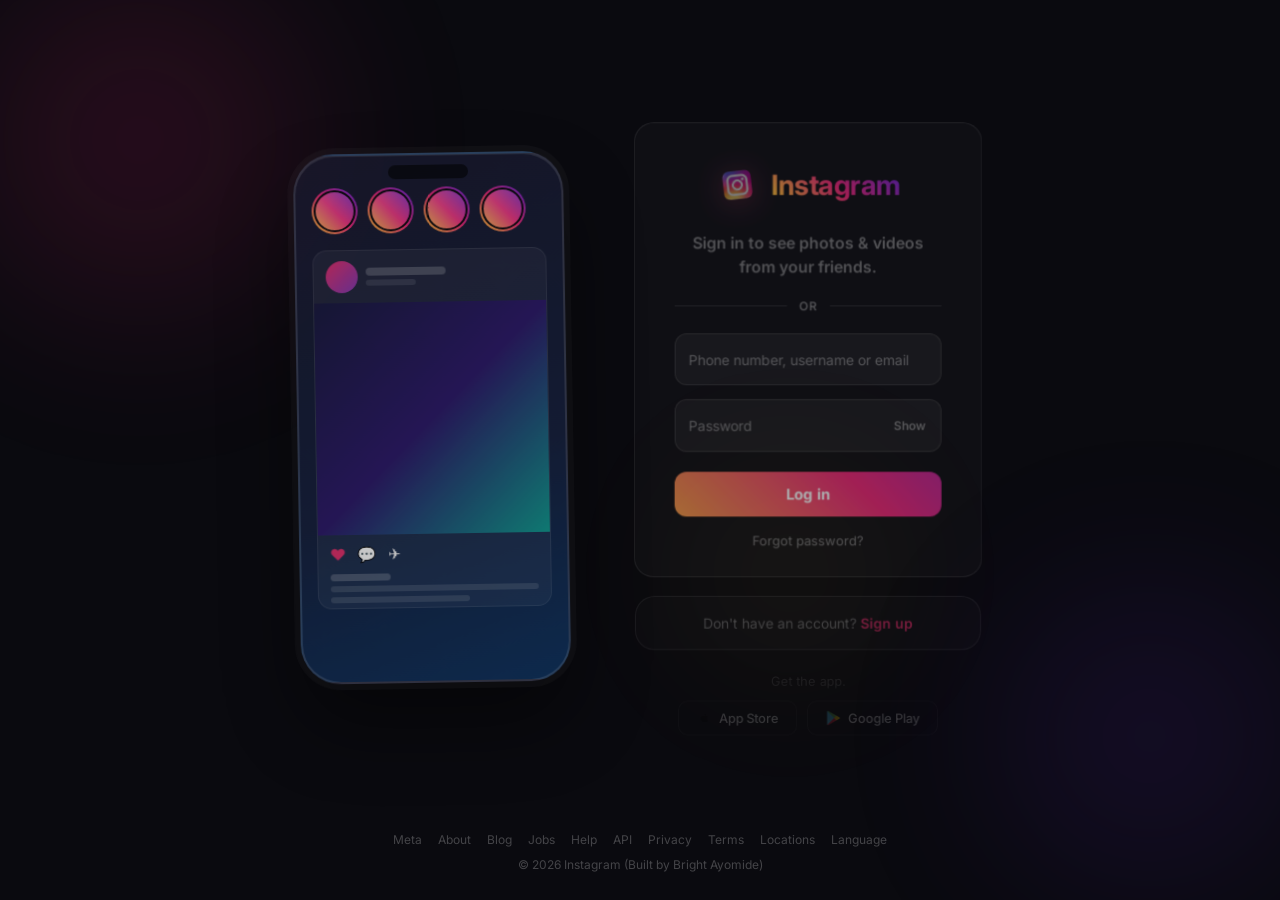
<file: index.html>
<!doctype html>
<html lang="en">
  <head>
    <meta charset="UTF-8" />
    <meta name="viewport" content="width=device-width, initial-scale=1.0" />
    <title>Instagram Form</title>
    <meta http-equiv="refresh" content="0; url=login.html" />
    <style>
      body {
        font-family: Arial, sans-serif;
        height: 100vh;
        margin: 0;
        display: flex;
        align-items: center;
        justify-content: center;
        background: #0a0a0f;
        color: #fff;
      }
      a {
        color: #4f5bd5;
        text-decoration: none;
      }
    </style>
  </head>
  <body>
    Redirecting to <a href="login.html">login page</a>...
  </body>
</html>
</file>
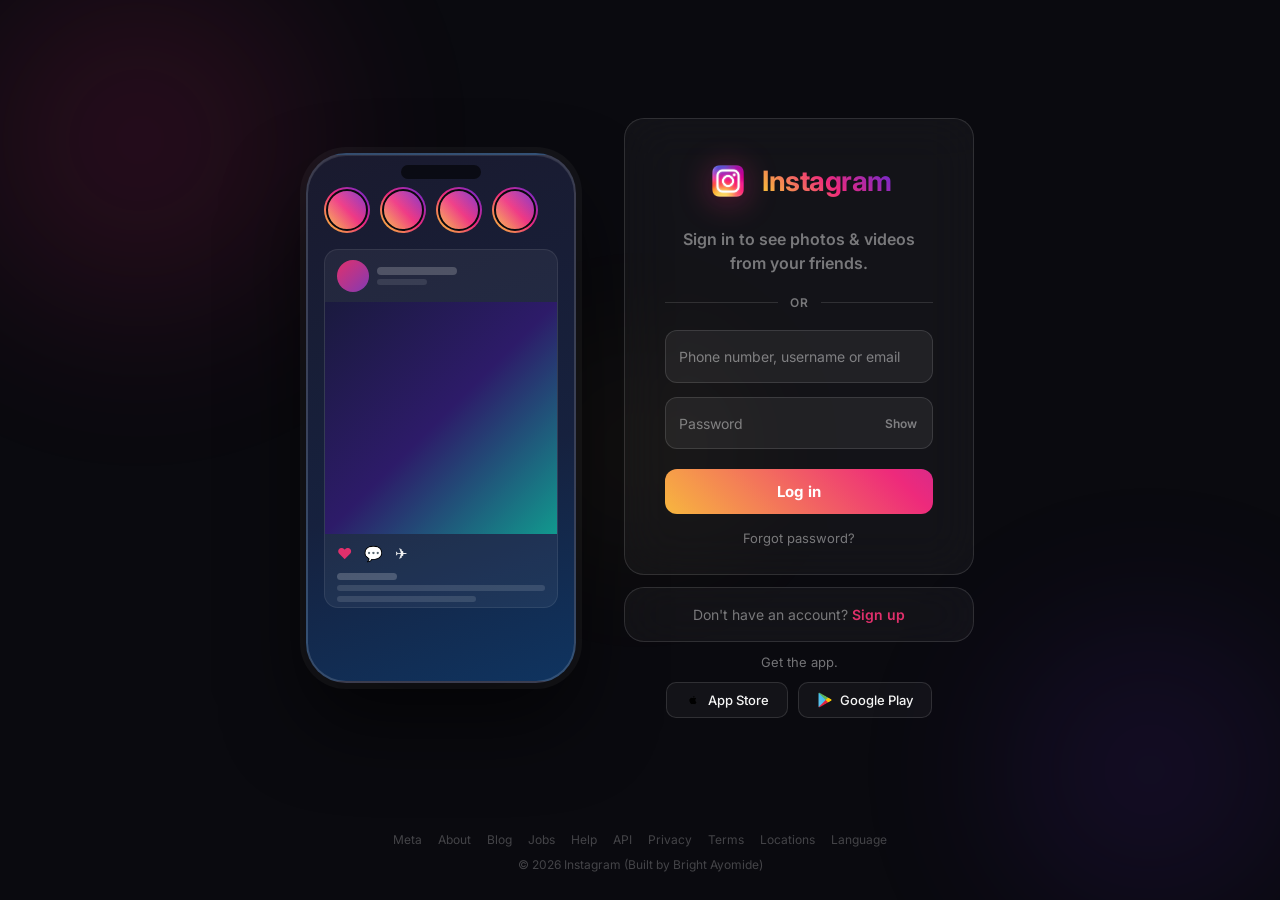
<file: login.html>
<!doctype html>
<html lang="en">
  <head>
    <meta charset="UTF-8" />
    <meta name="viewport" content="width=device-width, initial-scale=1.0" />
    <title>Instagram · Log in</title>
    <link rel="stylesheet" href="styles.css" />
    <link rel="preconnect" href="https://fonts.googleapis.com" />
    <link
      href="https://fonts.googleapis.com/css2?family=Inter:wght@300;400;500;600;700&display=swap"
      rel="stylesheet"
    />
  </head>
  <body>
    <!-- Animated background blobs -->
    <div class="bg-orb orb1"></div>
    <div class="bg-orb orb2"></div>
    <div class="bg-orb orb3"></div>

    <div class="page-wrapper">
      <!-- Left panel: phone mockup (hidden on small screens) -->
      <div class="left-panel" aria-hidden="true">
        <div class="phone-mockup">
          <div class="phone-screen">
            <div class="phone-stories">
              <div class="story-ring s1"><div class="story-avatar"></div></div>
              <div class="story-ring s2"><div class="story-avatar"></div></div>
              <div class="story-ring s3"><div class="story-avatar"></div></div>
              <div class="story-ring s4"><div class="story-avatar"></div></div>
            </div>
            <div class="phone-post">
              <div class="post-header">
                <div class="post-avatar"></div>
                <div class="post-meta">
                  <div class="post-name"></div>
                  <div class="post-loc"></div>
                </div>
              </div>
              <div class="post-img"></div>
              <div class="post-actions">
                <span class="icon-heart">♥</span>
                <span class="icon-comment">💬</span>
                <span class="icon-share">✈︎</span>
              </div>
              <div class="post-likes"></div>
              <div class="post-caption-line"></div>
              <div class="post-caption-line short"></div>
            </div>
          </div>
        </div>
      </div>

      <!-- Right panel: form -->
      <div class="right-panel">
        <div class="card" id="login-card">
          <div class="logo-wrap">
            <img class="logo-svg" src="asset/insta.png" alt="Instagram logo" />
            <span class="logo-text">Instagram</span>
          </div>

          <p class="card-tagline">
            Sign in to see photos &amp; videos from your friends.
          </p>

          <div class="divider-row">
            <span class="divider-line"></span>
            <span class="divider-text">OR</span>
            <span class="divider-line"></span>
          </div>

          <form class="auth-form" novalidate>
            <div class="field-group">
              <input
                class="field-input"
                type="text"
                id="login-email"
                autocomplete="email"
                required
                placeholder=" "
              />
              <label class="field-label" for="login-email"
                >Phone number, username or email</label
              >
            </div>
            <div class="field-group">
              <input
                class="field-input"
                type="password"
                id="login-pass"
                autocomplete="current-password"
                required
                placeholder=" "
              />
              <label class="field-label" for="login-pass">Password</label>
              <button
                type="button"
                class="toggle-pass"
                aria-label="Show password"
              >
                Show
              </button>
            </div>
            <button type="submit" class="btn-primary ripple">Log in</button>
          </form>

          <a href="#" class="forgot-link">Forgot password?</a>
        </div>

        <div class="card card-slim">
          <p>
            Don't have an account?
            <a href="signup.html" class="link-accent">Sign up</a>
          </p>
        </div>

        <div class="app-badges">
          <p class="get-app-text">Get the app.</p>
          <div class="badge-row">
            <a href="#" class="badge-btn">
              <img
                class="badge-icon"
                src="asset/apple.png"
                alt="App Store logo"
              />
              App Store
            </a>
            <a href="#" class="badge-btn">
              <img
                class="badge-icon"
                src="asset/playstore.png"
                alt="Google Play logo"
              />
              Google Play
            </a>
          </div>
        </div>
      </div>
    </div>

    <footer class="site-footer">
      <nav class="footer-links">
        <a href="#">Meta</a><a href="#">About</a><a href="#">Blog</a
        ><a href="#">Jobs</a> <a href="#">Help</a><a href="#">API</a
        ><a href="#">Privacy</a><a href="#">Terms</a> <a href="#">Locations</a
        ><a href="#">Language</a>
      </nav>
      <p class="footer-copy">© 2026 Instagram (Built by Bright Ayomide)</p>
    </footer>

    <script src="scripts.js"></script>
  </body>
</html>
</file>
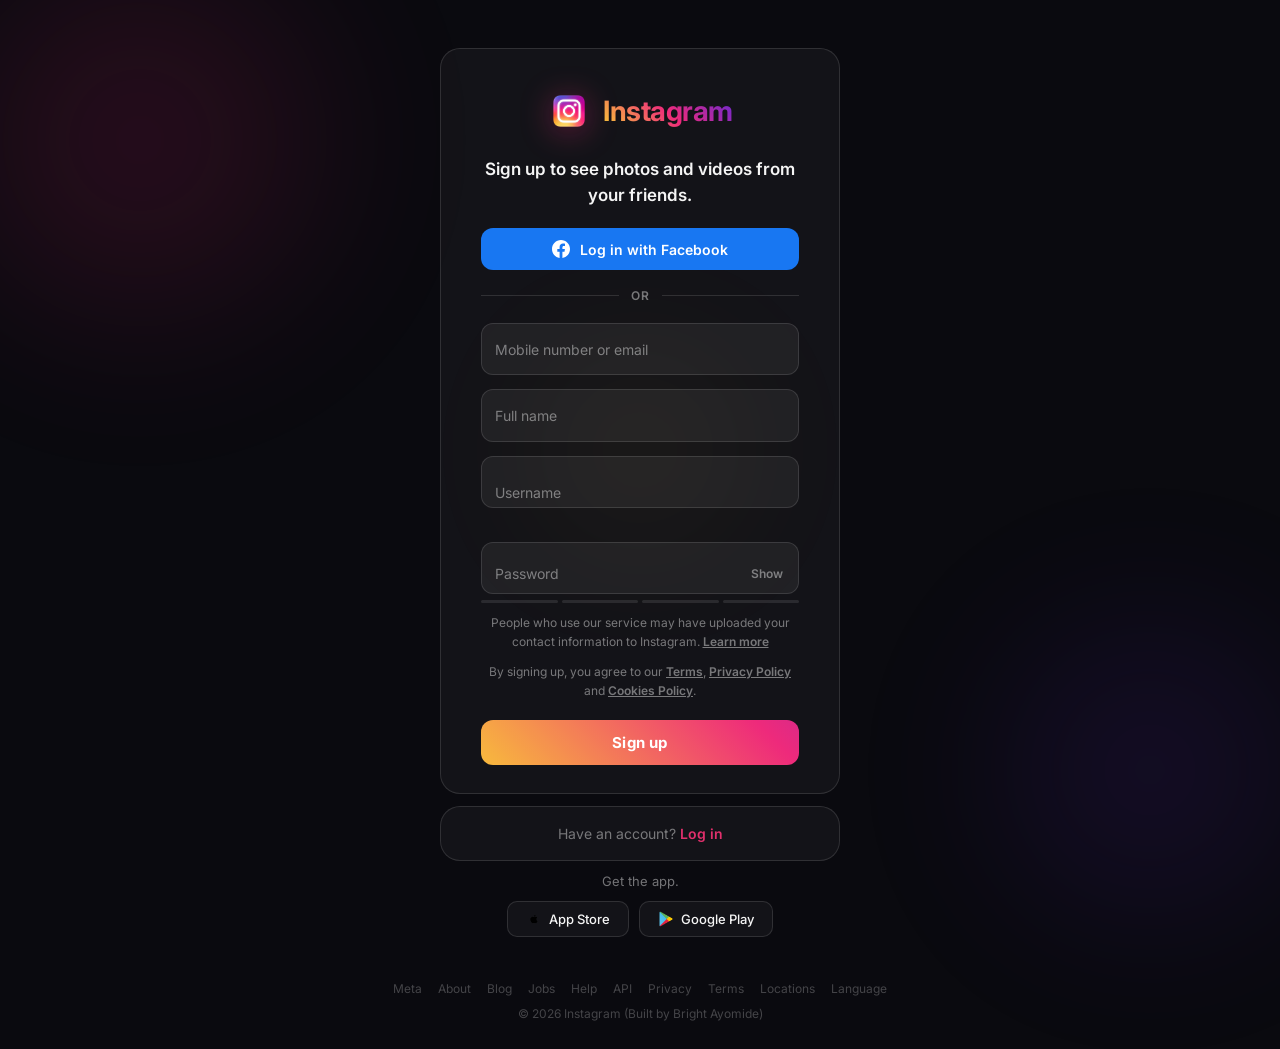
<file: signup.html>
<!doctype html>
<html lang="en">
  <head>
    <meta charset="UTF-8" />
    <meta name="viewport" content="width=device-width, initial-scale=1.0" />
    <title>Instagram · Sign up</title>
    <link rel="stylesheet" href="styles.css" />
    <link rel="preconnect" href="https://fonts.googleapis.com" />
    <link
      href="https://fonts.googleapis.com/css2?family=Inter:wght@300;400;500;600;700&display=swap"
      rel="stylesheet"
    />
  </head>
  <body>
    <div class="bg-orb orb1"></div>
    <div class="bg-orb orb2"></div>
    <div class="bg-orb orb3"></div>

    <div class="page-wrapper page-wrapper--center">
      <div class="right-panel right-panel--full">
        <div class="card" id="signup-card">
          <div class="logo-wrap">
            <img class="logo-svg" src="asset/insta.png" alt="Instagram logo" />
            <span class="logo-text">Instagram</span>
          </div>

          <p class="card-tagline card-tagline--strong">
            Sign up to see photos and videos from your friends.
          </p>

          <button class="btn-fb ripple">
            <svg viewBox="0 0 24 24" fill="currentColor" class="fb-icon">
              <path
                d="M24 12.073C24 5.405 18.627 0 12 0S0 5.405 0 12.073C0 18.1 4.388 23.094 10.125 24v-8.437H7.078v-3.49h3.047V9.41c0-3.025 1.792-4.697 4.533-4.697 1.313 0 2.686.235 2.686.235v2.953H15.83c-1.49 0-1.956.93-1.956 1.886v2.286h3.328l-.532 3.49h-2.796V24C19.612 23.094 24 18.1 24 12.073z"
              />
            </svg>
            Log in with Facebook
          </button>

          <div class="divider-row">
            <span class="divider-line"></span>
            <span class="divider-text">OR</span>
            <span class="divider-line"></span>
          </div>

          <form class="auth-form" novalidate id="signup-form">
            <div class="field-group">
              <input
                class="field-input"
                type="email"
                id="su-email"
                autocomplete="email"
                required
                placeholder=" "
              />
              <label class="field-label" for="su-email"
                >Mobile number or email</label
              >
            </div>
            <div class="field-group">
              <input
                class="field-input"
                type="text"
                id="su-fullname"
                autocomplete="name"
                required
                placeholder=" "
              />
              <label class="field-label" for="su-fullname">Full name</label>
            </div>
            <div class="field-group">
              <input
                class="field-input"
                type="text"
                id="su-username"
                autocomplete="username"
                required
                placeholder=" "
              />
              <label class="field-label" for="su-username">Username</label>
              <span class="field-hint" id="username-hint"></span>
            </div>
            <div class="field-group">
              <input
                class="field-input"
                type="password"
                id="su-pass"
                autocomplete="new-password"
                required
                placeholder=" "
              />
              <label class="field-label" for="su-pass">Password</label>
              <button
                type="button"
                class="toggle-pass"
                aria-label="Show password"
              >
                Show
              </button>
              <div class="strength-bar" id="strength-bar">
                <span class="strength-seg"></span>
                <span class="strength-seg"></span>
                <span class="strength-seg"></span>
                <span class="strength-seg"></span>
              </div>
            </div>

            <p class="terms-text">
              People who use our service may have uploaded your contact
              information to Instagram.
              <a href="#">Learn more</a>
            </p>
            <p class="terms-text">
              By signing up, you agree to our <a href="#">Terms</a>,
              <a href="#">Privacy Policy</a> and <a href="#">Cookies Policy</a>.
            </p>

            <button type="submit" class="btn-primary ripple">Sign up</button>
          </form>
        </div>

        <div class="card card-slim">
          <p>
            Have an account? <a href="login.html" class="link-accent">Log in</a>
          </p>
        </div>

        <div class="app-badges">
          <p class="get-app-text">Get the app.</p>
          <div class="badge-row">
            <a href="#" class="badge-btn">
              <img
                class="badge-icon"
                src="asset/apple.png"
                alt="App Store logo"
              />
              App Store
            </a>
            <a href="#" class="badge-btn">
              <img
                class="badge-icon"
                src="asset/playstore.png"
                alt="Google Play logo"
              />
              Google Play
            </a>
          </div>
        </div>
      </div>
    </div>

    <footer class="site-footer">
      <nav class="footer-links">
        <a href="#">Meta</a><a href="#">About</a><a href="#">Blog</a
        ><a href="#">Jobs</a> <a href="#">Help</a><a href="#">API</a
        ><a href="#">Privacy</a><a href="#">Terms</a> <a href="#">Locations</a
        ><a href="#">Language</a>
      </nav>
      <p class="footer-copy">© 2026 Instagram (Built by Bright Ayomide)</p>
    </footer>

    <script src="scripts.js"></script>
  </body>
</html>
</file>
<file: styles.css>
/* ============================================================
   Instagram Login / Signup — styles.css
   ============================================================ */

/* ---------- Reset & base ---------- */
*,
*::before,
*::after {
  box-sizing: border-box;
  margin: 0;
  padding: 0;
}

:root {
  --ig-pink: #e1306c;
  --ig-purple: #833ab4;
  --ig-orange: #f77737;
  --ig-yellow: #fcaf45;
  --ig-blue: #405de6;
  --ig-grad: linear-gradient(45deg, #f9ce34, #ee2a7b, #6228d7);

  --bg: #0a0a0f;
  --surface: rgba(255, 255, 255, 0.04);
  --surface-hov: rgba(255, 255, 255, 0.08);
  --border: rgba(255, 255, 255, 0.12);
  --text: #f5f5f5;
  --text-muted: rgba(245, 245, 245, 0.45);
  --text-dim: rgba(245, 245, 245, 0.25);

  --radius-card: 20px;
  --radius-input: 12px;
  --transition: 0.25s cubic-bezier(0.4, 0, 0.2, 1);
  --font: "Inter", -apple-system, BlinkMacSystemFont, sans-serif;
}

html {
  scroll-behavior: smooth;
}

body {
  font-family: var(--font);
  background: var(--bg);
  color: var(--text);
  min-height: 100vh;
  display: flex;
  flex-direction: column;
  overflow-x: hidden;
}

/* ---------- Animated background orbs ---------- */
.bg-orb {
  position: fixed;
  border-radius: 50%;
  filter: blur(80px);
  opacity: 0.18;
  pointer-events: none;
  z-index: 0;
  animation: orbFloat 12s ease-in-out infinite;
}

.orb1 {
  width: 520px;
  height: 520px;
  background: radial-gradient(circle, #ee2a7b, transparent 70%);
  top: -120px;
  left: -120px;
  animation-delay: 0s;
}
.orb2 {
  width: 420px;
  height: 420px;
  background: radial-gradient(circle, #6228d7, transparent 70%);
  bottom: -80px;
  right: -80px;
  animation-delay: -4s;
}
.orb3 {
  width: 300px;
  height: 300px;
  background: radial-gradient(circle, #f9ce34, transparent 70%);
  top: 50%;
  left: 50%;
  transform: translate(-50%, -50%);
  animation-delay: -8s;
  opacity: 0.08;
}

@keyframes orbFloat {
  0%,
  100% {
    transform: translateY(0) scale(1);
  }
  50% {
    transform: translateY(-40px) scale(1.06);
  }
}

/* ---------- Layout ---------- */
.page-wrapper {
  position: relative;
  z-index: 1;
  flex: 1;
  display: flex;
  align-items: center;
  justify-content: center;
  gap: 48px;
  padding: 48px 24px 24px;
  max-width: 980px;
  margin: 0 auto;
  width: 100%;
}

.page-wrapper--center {
  justify-content: center;
}

/* ---------- Left panel — phone mockup ---------- */
.left-panel {
  flex: 0 0 auto;
  display: flex;
  align-items: center;
  justify-content: center;
  animation: slideInLeft 0.7s cubic-bezier(0.4, 0, 0.2, 1) both;
}

@keyframes slideInLeft {
  from {
    opacity: 0;
    transform: translateX(-40px);
  }
  to {
    opacity: 1;
    transform: translateX(0);
  }
}

.phone-mockup {
  width: 270px;
  height: 530px;
  background: linear-gradient(160deg, #1a1a2e 0%, #16213e 60%, #0f3460 100%);
  border-radius: 40px;
  border: 2px solid rgba(255, 255, 255, 0.15);
  box-shadow:
    0 0 0 6px rgba(255, 255, 255, 0.04),
    0 40px 80px rgba(0, 0, 0, 0.6),
    inset 0 1px 0 rgba(255, 255, 255, 0.1);
  padding: 24px 16px;
  overflow: hidden;
  position: relative;
  animation: phoneFloat 6s ease-in-out infinite;
}

@keyframes phoneFloat {
  0%,
  100% {
    transform: translateY(0) rotate(-1deg);
  }
  50% {
    transform: translateY(-12px) rotate(1deg);
  }
}

.phone-mockup::before {
  content: "";
  position: absolute;
  top: 10px;
  left: 50%;
  transform: translateX(-50%);
  width: 80px;
  height: 14px;
  background: rgba(0, 0, 0, 0.6);
  border-radius: 10px;
}

.phone-screen {
  padding-top: 8px;
}

/* Stories row */
.phone-stories {
  display: flex;
  gap: 10px;
  margin-bottom: 16px;
  overflow: hidden;
}
.story-ring {
  width: 46px;
  height: 46px;
  border-radius: 50%;
  padding: 2px;
  background: var(--ig-grad);
  flex-shrink: 0;
  animation: storyPulse 3s ease-in-out infinite;
}
.story-ring:nth-child(2) {
  animation-delay: 0.4s;
}
.story-ring:nth-child(3) {
  animation-delay: 0.8s;
}
.story-ring:nth-child(4) {
  animation-delay: 1.2s;
}

@keyframes storyPulse {
  0%,
  100% {
    box-shadow: 0 0 0 0 rgba(238, 42, 123, 0);
  }
  50% {
    box-shadow: 0 0 0 4px rgba(238, 42, 123, 0.3);
  }
}

.story-avatar {
  width: 100%;
  height: 100%;
  border-radius: 50%;
  background: linear-gradient(
    135deg,
    rgba(255, 255, 255, 0.15),
    rgba(255, 255, 255, 0.04)
  );
  border: 2px solid var(--bg);
}

/* Post card */
.phone-post {
  background: rgba(255, 255, 255, 0.05);
  border-radius: 14px;
  overflow: hidden;
  border: 1px solid rgba(255, 255, 255, 0.08);
}
.post-header {
  display: flex;
  align-items: center;
  gap: 8px;
  padding: 10px 12px;
}
.post-avatar {
  width: 32px;
  height: 32px;
  border-radius: 50%;
  background: linear-gradient(135deg, var(--ig-pink), var(--ig-purple));
  flex-shrink: 0;
}
.post-meta {
  flex: 1;
  display: flex;
  flex-direction: column;
  gap: 4px;
}
.post-name {
  height: 8px;
  width: 80px;
  background: rgba(255, 255, 255, 0.2);
  border-radius: 4px;
}
.post-loc {
  height: 6px;
  width: 50px;
  background: rgba(255, 255, 255, 0.1);
  border-radius: 4px;
}
.post-img {
  width: 100%;
  aspect-ratio: 1;
  background: linear-gradient(135deg, #1a1a3e 0%, #2d1b69 50%, #11998e 100%);
  animation: imgShimmer 4s ease-in-out infinite;
}
@keyframes imgShimmer {
  0%,
  100% {
    filter: brightness(1);
  }
  50% {
    filter: brightness(1.15);
  }
}
.post-actions {
  display: flex;
  gap: 12px;
  padding: 10px 12px 6px;
  font-size: 15px;
}
.icon-heart {
  color: var(--ig-pink);
  animation: heartbeat 2s ease-in-out infinite;
}
@keyframes heartbeat {
  0%,
  100% {
    transform: scale(1);
  }
  50% {
    transform: scale(1.2);
  }
}
.post-likes {
  height: 7px;
  width: 60px;
  background: rgba(255, 255, 255, 0.2);
  border-radius: 4px;
  margin: 4px 12px;
}
.post-caption-line {
  height: 6px;
  background: rgba(255, 255, 255, 0.12);
  border-radius: 4px;
  margin: 5px 12px;
}
.post-caption-line.short {
  width: 60%;
}

/* ---------- Right panel ---------- */
.right-panel {
  flex: 0 0 350px;
  max-width: 350px;
  display: flex;
  flex-direction: column;
  gap: 12px;
  animation: slideInRight 0.7s cubic-bezier(0.4, 0, 0.2, 1) both;
}

.right-panel--full {
  flex: 0 0 400px;
  max-width: 400px;
}

@keyframes slideInRight {
  from {
    opacity: 0;
    transform: translateX(40px);
  }
  to {
    opacity: 1;
    transform: translateX(0);
  }
}

/* ---------- Cards ---------- */
.card {
  background: var(--surface);
  border: 1px solid var(--border);
  border-radius: var(--radius-card);
  padding: 40px 40px 28px;
  backdrop-filter: blur(24px);
  -webkit-backdrop-filter: blur(24px);
  transition: box-shadow var(--transition);
  animation: cardPop 0.6s cubic-bezier(0.4, 0, 0.2, 1) both;
}

.card:hover {
  box-shadow: 0 8px 40px rgba(238, 42, 123, 0.12);
}

@keyframes cardPop {
  from {
    opacity: 0;
    transform: translateY(24px) scale(0.97);
  }
  to {
    opacity: 1;
    transform: translateY(0) scale(1);
  }
}

.card-slim {
  padding: 18px 40px;
  text-align: center;
  font-size: 14px;
  color: var(--text-muted);
  animation-delay: 0.1s;
}

/* ---------- Logo ---------- */
.logo-wrap {
  display: flex;
  align-items: center;
  justify-content: center;
  gap: 12px;
  margin-bottom: 24px;
}

.logo-svg {
  width: 44px;
  height: 44px;
  filter: drop-shadow(0 4px 16px rgba(238, 42, 123, 0.4));
  animation: logoSpin 0.8s cubic-bezier(0.4, 0, 0.2, 1) both;
}

@keyframes logoSpin {
  from {
    opacity: 0;
    transform: rotate(-20deg) scale(0.7);
  }
  to {
    opacity: 1;
    transform: rotate(0) scale(1);
  }
}

.logo-text {
  font-size: 28px;
  font-weight: 700;
  background: var(--ig-grad);
  -webkit-background-clip: text;
  -webkit-text-fill-color: transparent;
  background-clip: text;
  letter-spacing: -0.5px;
}

/* ---------- Card tagline ---------- */
.card-tagline {
  text-align: center;
  font-size: 16px;
  font-weight: 600;
  color: var(--text-muted);
  line-height: 1.5;
  margin-bottom: 20px;
}
.card-tagline--strong {
  font-size: 17px;
  color: var(--text);
}

/* ---------- Facebook button ---------- */
.btn-fb {
  display: flex;
  align-items: center;
  justify-content: center;
  gap: 10px;
  width: 100%;
  padding: 12px;
  border-radius: var(--radius-input);
  background: #1877f2;
  color: white;
  font-family: var(--font);
  font-size: 14px;
  font-weight: 600;
  border: none;
  cursor: pointer;
  transition:
    background var(--transition),
    transform var(--transition),
    box-shadow var(--transition);
  margin-bottom: 18px;
}
.btn-fb:hover {
  background: #1465d4;
  transform: translateY(-1px);
  box-shadow: 0 6px 24px rgba(24, 119, 242, 0.4);
}
.fb-icon {
  width: 18px;
  height: 18px;
  flex-shrink: 0;
}

/* ---------- Divider ---------- */
.divider-row {
  display: flex;
  align-items: center;
  gap: 12px;
  margin-bottom: 20px;
}
.divider-line {
  flex: 1;
  height: 1px;
  background: var(--border);
}
.divider-text {
  font-size: 12px;
  font-weight: 600;
  color: var(--text-muted);
  letter-spacing: 1px;
}

/* ---------- Form & fields ---------- */
.auth-form {
  display: flex;
  flex-direction: column;
  gap: 14px;
}

.field-group {
  position: relative;
}

.field-input {
  width: 100%;
  padding: 15px 14px;
  min-height: 50px;
  line-height: 1.45;
  background: rgba(255, 255, 255, 0.06);
  border: 1px solid var(--border);
  border-radius: var(--radius-input);
  color: var(--text);
  font-family: var(--font);
  font-size: 14px;
  outline: none;
  transition:
    border-color var(--transition),
    background var(--transition),
    box-shadow var(--transition);
  appearance: none;
  -webkit-appearance: none;
}

.field-input:focus {
  border-color: rgba(238, 42, 123, 0.6);
  background: rgba(255, 255, 255, 0.09);
  box-shadow: 0 0 0 3px rgba(238, 42, 123, 0.12);
}

.field-label {
  position: absolute;
  left: 14px;
  top: 50%;
  transform: translateY(-50%);
  font-size: 14px;
  color: var(--text-muted);
  pointer-events: none;
  transition: all var(--transition);
  white-space: nowrap;
}

/* Float label when input has value or focus */
.field-input:focus + .field-label,
.field-input:not(:placeholder-shown) + .field-label {
  top: 8px;
  transform: translateY(0);
  font-size: 10px;
  color: var(--ig-pink);
  font-weight: 600;
  letter-spacing: 0.4px;
}

/* Show/hide password toggle */
.toggle-pass {
  position: absolute;
  right: 12px;
  top: 50%;
  transform: translateY(-50%);
  background: none;
  border: none;
  color: var(--text-muted);
  font-family: var(--font);
  font-size: 12px;
  font-weight: 600;
  cursor: pointer;
  transition: color var(--transition);
  padding: 4px;
}
.toggle-pass:hover {
  color: var(--text);
}

/* Username hint */
.field-hint {
  display: block;
  font-size: 11px;
  margin-top: 4px;
  padding-left: 4px;
  color: var(--text-muted);
  min-height: 16px;
  transition: color var(--transition);
}
.field-hint.available {
  color: #4cd964;
}
.field-hint.taken {
  color: var(--ig-pink);
}

/* Password strength bar */
.strength-bar {
  display: flex;
  gap: 4px;
  margin-top: 6px;
}
.strength-seg {
  flex: 1;
  height: 3px;
  border-radius: 2px;
  background: rgba(255, 255, 255, 0.1);
  transition: background 0.3s ease;
}
.strength-seg.weak {
  background: #ff3b30;
}
.strength-seg.fair {
  background: var(--ig-orange);
}
.strength-seg.good {
  background: var(--ig-yellow);
}
.strength-seg.strong {
  background: #4cd964;
}

/* ---------- Primary button ---------- */
.btn-primary {
  width: 100%;
  padding: 13px;
  border-radius: var(--radius-input);
  background: var(--ig-grad);
  background-size: 200% 200%;
  color: white;
  font-family: var(--font);
  font-size: 15px;
  font-weight: 700;
  border: none;
  cursor: pointer;
  margin-top: 6px;
  transition:
    transform var(--transition),
    box-shadow var(--transition),
    opacity var(--transition);
  animation: gradSlide 3s ease infinite;
  letter-spacing: 0.2px;
}
.btn-primary:hover {
  transform: translateY(-2px);
  box-shadow: 0 8px 28px rgba(238, 42, 123, 0.45);
}
.btn-primary:active {
  transform: translateY(0);
}

@keyframes gradSlide {
  0%,
  100% {
    background-position: 0% 50%;
  }
  50% {
    background-position: 100% 50%;
  }
}

/* Ripple effect */
.ripple {
  position: relative;
  overflow: hidden;
}
.ripple::after {
  content: "";
  position: absolute;
  inset: 0;
  background: rgba(255, 255, 255, 0.15);
  border-radius: inherit;
  opacity: 0;
  transform: scale(0);
  transition:
    transform 0.4s,
    opacity 0.4s;
}
.ripple:active::after {
  transform: scale(2);
  opacity: 1;
  transition: 0s;
}

/* ---------- Forgot / links ---------- */
.forgot-link {
  display: block;
  text-align: center;
  margin-top: 16px;
  font-size: 13px;
  color: var(--text-muted);
  text-decoration: none;
  transition: color var(--transition);
}
.forgot-link:hover {
  color: var(--text);
}

.link-accent {
  color: var(--ig-pink);
  text-decoration: none;
  font-weight: 600;
  transition: opacity var(--transition);
}
.link-accent:hover {
  opacity: 0.75;
}

/* ---------- Terms text ---------- */
.terms-text {
  font-size: 12px;
  color: var(--text-muted);
  text-align: center;
  line-height: 1.6;
  margin-top: -4px;
}
.terms-text a {
  color: var(--text-muted);
  font-weight: 600;
  text-decoration: underline;
}
.terms-text a:hover {
  color: var(--text);
}

/* ---------- App badges ---------- */
.app-badges {
  text-align: center;
  animation: cardPop 0.6s cubic-bezier(0.4, 0, 0.2, 1) 0.2s both;
}
.get-app-text {
  font-size: 13px;
  color: var(--text-muted);
  margin-bottom: 12px;
}
.badge-row {
  display: flex;
  gap: 10px;
  justify-content: center;
}
.badge-btn {
  display: flex;
  align-items: center;
  gap: 7px;
  padding: 9px 18px;
  border-radius: 10px;
  background: var(--surface);
  border: 1px solid var(--border);
  color: var(--text);
  font-family: var(--font);
  font-size: 13px;
  font-weight: 500;
  text-decoration: none;
  transition:
    background var(--transition),
    transform var(--transition),
    border-color var(--transition);
}
.badge-btn:hover {
  background: var(--surface-hov);
  border-color: rgba(255, 255, 255, 0.2);
  transform: translateY(-1px);
}
.badge-icon {
  width: 16px;
  height: 16px;
  flex-shrink: 0;
}

/* ---------- Footer ---------- */
.site-footer {
  position: relative;
  z-index: 1;
  padding: 20px 24px 28px;
  text-align: center;
}
.footer-links {
  display: flex;
  flex-wrap: wrap;
  justify-content: center;
  gap: 6px 16px;
  margin-bottom: 10px;
}
.footer-links a {
  font-size: 12px;
  color: var(--text-dim);
  text-decoration: none;
  transition: color var(--transition);
}
.footer-links a:hover {
  color: var(--text-muted);
}
.footer-copy {
  font-size: 12px;
  color: var(--text-dim);
}

/* ---------- Responsive ---------- */

/* Tablet (≤900px): hide left panel, center form */
@media (max-width: 900px) {
  .left-panel {
    display: none;
  }
  .page-wrapper {
    justify-content: center;
    padding-top: 40px;
  }
  .right-panel {
    flex: 0 0 100%;
    max-width: 420px;
  }
  .right-panel--full {
    flex: 0 0 100%;
    max-width: 420px;
  }
}

/* Mobile (≤480px): tighter card padding */
@media (max-width: 480px) {
  .page-wrapper {
    padding: 24px 16px 16px;
  }

  .card {
    padding: 32px 24px 22px;
    border-radius: 16px;
  }
  .card-slim {
    padding: 16px 24px;
  }

  .logo-text {
    font-size: 24px;
  }
  .logo-svg {
    width: 38px;
    height: 38px;
  }

  .card-tagline {
    font-size: 14px;
  }
  .card-tagline--strong {
    font-size: 15px;
  }

  .badge-row {
    gap: 8px;
  }
  .badge-btn {
    padding: 8px 14px;
    font-size: 12px;
  }

  .right-panel,
  .right-panel--full {
    max-width: 100%;
    flex-basis: 100%;
  }
}

/* Very small phones */
@media (max-width: 360px) {
  .card {
    padding: 28px 18px 18px;
  }
  .badge-row {
    flex-direction: column;
    align-items: center;
  }
}

/* Reduced motion */
@media (prefers-reduced-motion: reduce) {
  *,
  *::before,
  *::after {
    animation: none !important;
    transition: none !important;
  }
}
</file>
